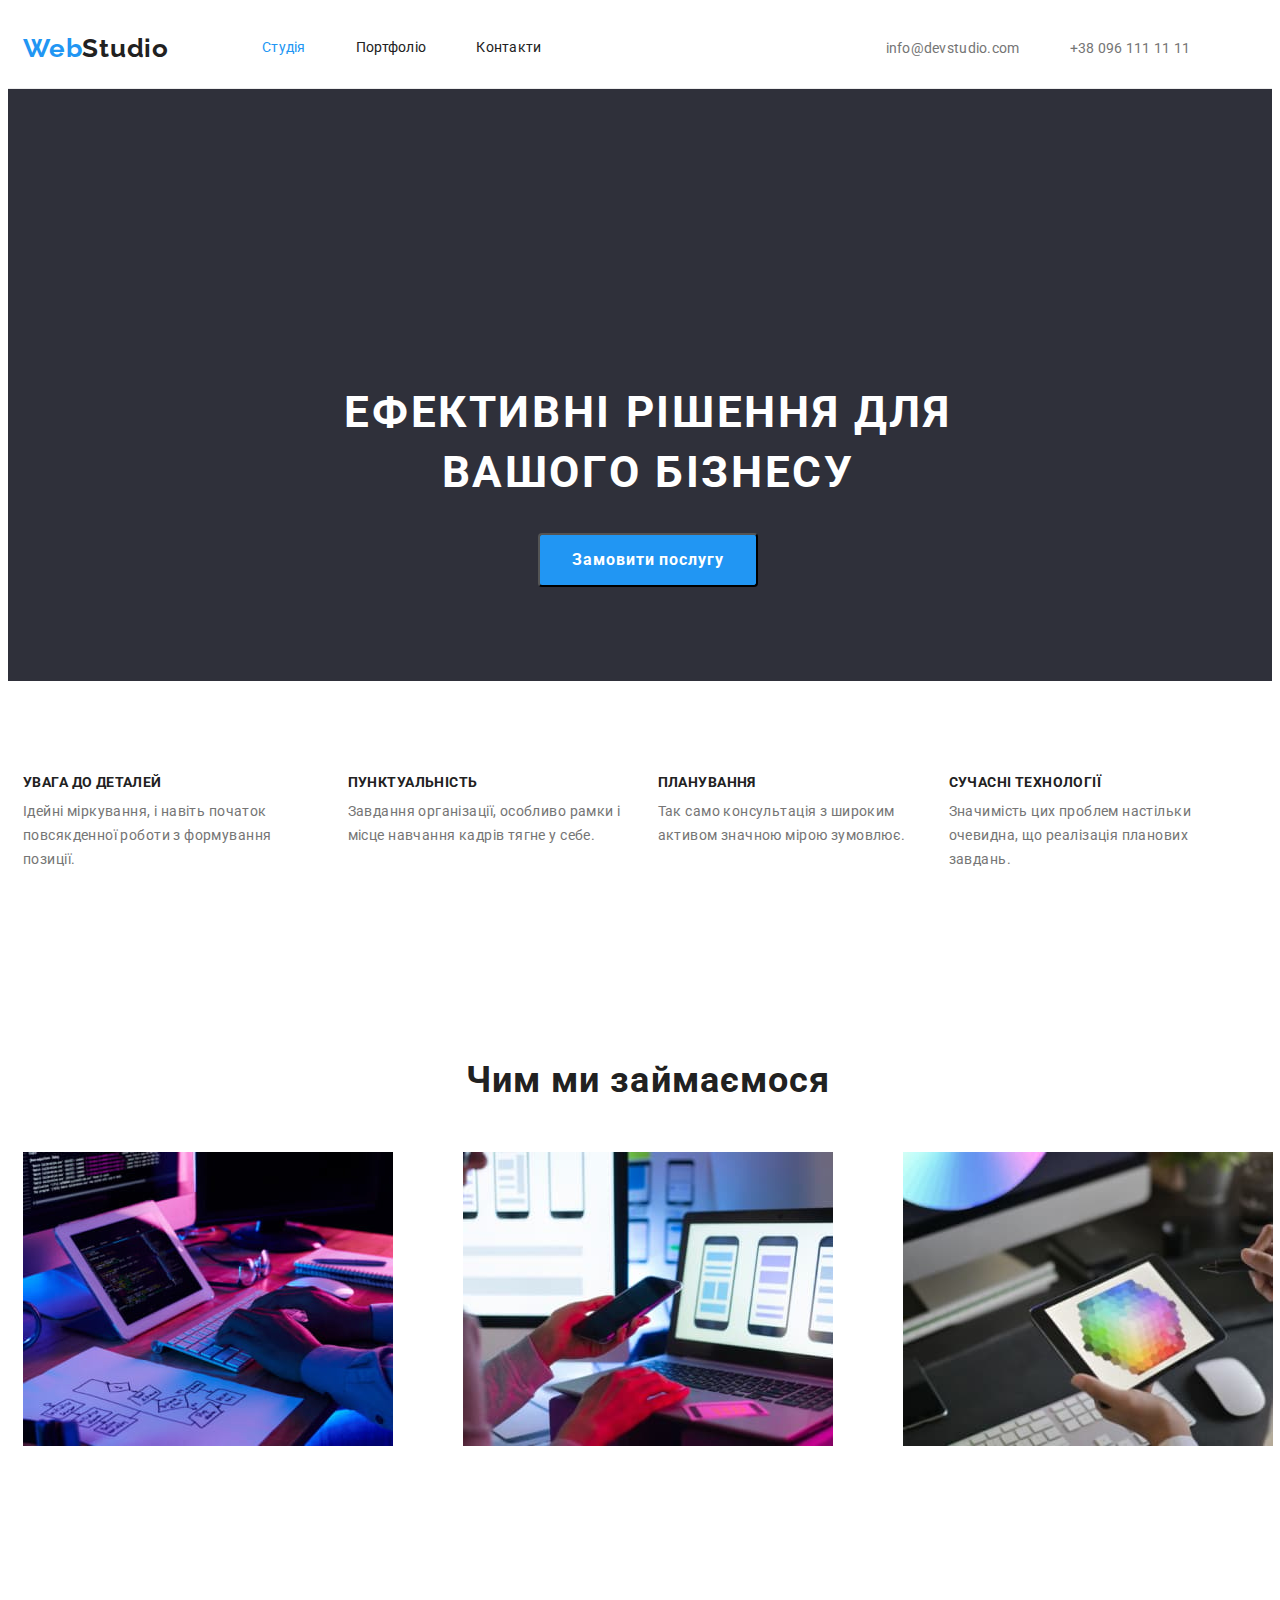
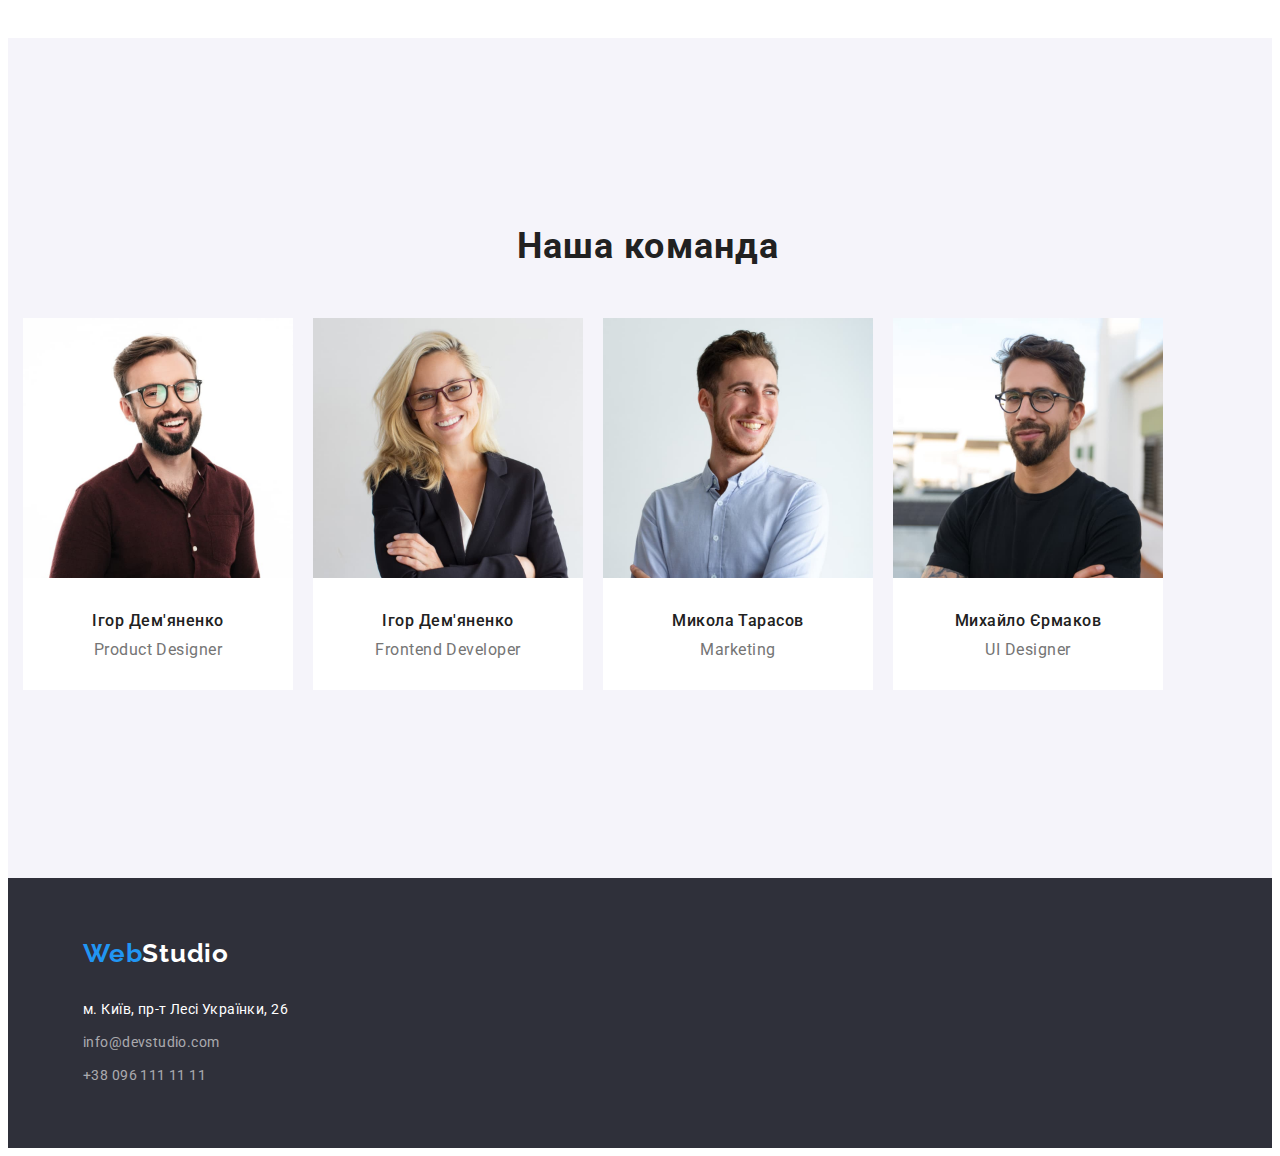
<file: index.html>
<!DOCTYPE html>
<html lang="uk">
  <head>
    <meta charset="UTF-8" />
    <meta http-equiv="X-UA-Compatible" content="IE=edge" />
    <meta name="viewport" content="width=device-width, initial-scale=1.0" />
    <title>WebStudio</title>
    <link
      rel="stylesheet"
      href="https://cdnjs.cloudflare.com/ajax/libs/modern-normalize/1.1.0/modern-normalize.min.css"
      integrity="sha512-wpPYUAdjBVSE4KJnH1VR1HeZfpl1ub8YT/NKx4PuQ5NmX2tKuGu6U/JRp5y+Y8XG2tV+wKQpNHVUX03MfMFn9Q=="
      crossorigin="anonymous"
      referrerpolicy="no-referrer"
    />
    <link rel="stylesheet" href="./css/styles.css" />
    <link rel="preconnect" href="https://fonts.googleapis.com" />
    <link rel="preconnect" href="https://fonts.gstatic.com" crossorigin />
    <link
      href="https://fonts.googleapis.com/css2?family=Raleway:wght@700&family=Roboto:wght@400;500;700;900&display=swap"
      rel="stylesheet"
    />
  </head>
  <body>
    <!----------------- HEADER ----------------------->
    <header class="page-header">
      <nav class="container">
        <a class="logo" href="#">Web<span class="color-tagb">Studio</span></a>
        <ul class="site-nav list">
          <li class="list-item">
            <a href="./index.html" class="item current">Студія</a>
          </li>
          <li class="list-item">
            <a href="./portfolio.html" class="item">Портфоліо</a>
          </li>
          <li class="list-item"><a href="#" class="item">Контакти</a></li>
        </ul>
        <ul class="auth-nav list">
          <li>
            <a class="head-mail" href="mailto:info@devstudio.com"
              >info@devstudio.com</a
            >
          </li>
          <li>
            <a class="head-phone" href="tel:+380961111111">+38 096 111 11 11</a>
          </li>
        </ul>
      </nav>
    </header>
    <main>
      <!---------------------- hero ------------------------->
      <section class="hero section">
        <div class="container">
          <h1 class="hero-title">Ефективні рішення для вашого бізнесу</h1>
          <button class="hero-btn" type="button">Замовити послугу</button>
        </div>
      </section>

      <!----------------------features  ------------------------>

      <section class="features section">
        <div class="container">
          <h2 class="hidden-title">особливості</h2>
          <ul class="features-list">
            <li class="features-item">
              <h3 class="features-title">УВАГА ДО ДЕТАЛЕЙ</h3>
              <p class="text">
                Ідейні міркування, і навіть початок повсякденної роботи з
                формування позиції.
              </p>
            </li>
            <li class="features-item">
              <h3 class="features-title">ПУНКТУАЛЬНІСТЬ</h3>
              <p class="text">
                Завдання організації, особливо рамки і місце навчання кадрів
                тягне у себе.
              </p>
            </li>
            <li class="features-item">
              <h3 class="features-title">ПЛАНУВАННЯ</h3>
              <p class="text">
                Так само консультація з широким активом значною мірою зумовлює.
              </p>
            </li>
            <li class="features-item">
              <h3 class="features-title">СУЧАСНІ ТЕХНОЛОГІЇ</h3>
              <p class="text">
                Значимість цих проблем настільки очевидна, що реалізація
                планових завдань.
              </p>
            </li>
          </ul>
        </div>
      </section>
      <!----------------------what we do  ------------------------>

      <section class="work section">
        <div class="container">
          <h2 class="work-title">Чим ми займаємося</h2>
          <ul>
            <li><img src="./images/box_1.jpg" alt="планшет" width="370" /></li>
            <li><img src="./images/box_2.jpg" alt="ноутбук" width="370" /></li>
            <li><img src="./images/box_3.jpg" alt="айпад" width="370" /></li>
          </ul>
        </div>
      </section>

      <!----------------------our team  ------------------------>

      <section class="team section">
        <div class="container">
          <h2 class="team-title">Наша команда</h2>
          <ul class="team-list">
            <li class="team-item">
              <img src="./images/img_1.jpg" alt="чоловік" width="270" />
              <h3 class="name">Ігор Дем'яненко</h3>
              <p class="profession">Product Designer</p>
            </li>
            <li class="team-item">
              <img src="./images/img_2.jpg" alt="жінка" width="270" />
              <h3 class="name">Ігор Дем'яненко</h3>
              <p class="profession">Frontend Developer</p>
            </li>
            <li class="team-item">
              <img src="./images/img_3.jpg" alt="чоловік" width="270" />
              <h3 class="name">Микола Тарасов</h3>
              <p class="profession">Marketing</p>
            </li>
            <li class="team-item">
              <img src="./images/img_4.jpg" alt="чоловік" width="270" />
              <h3 class="name">Михайло Єрмаков</h3>
              <p class="profession">UI Designer</p>
            </li>
          </ul>
        </div>
      </section>
    </main>
    <!---------------------footer ------------------------>

    <footer class="footer">
      <div class="container">
        <a href="./index.html" class="logo"
          >Web<span class="color-tagw">Studio</span></a
        >
        <address>
          <ul>
            <li class="footer-item">
              <a
                class="map"
                href="https://goo.gl/maps/86U5GBCqMfjBJhed8"
                target="_blank"
                rel="noopener noreferrer nofollow"
                >м. Київ, пр-т Лесі Українки, 26</a
              >
            </li>
            <li class="footer-item">
              <a class="foot-mail" href="mailto:info@devstudio.com"
                >info@devstudio.com</a
              >
            </li>
            <li class="footer-item">
              <a class="foot-phone" href="tel:+380961111111"
                >+38 096 111 11 11</a
              >
            </li>
          </ul>
        </address>
      </div>
    </footer>
  </body>
</html>
</file>
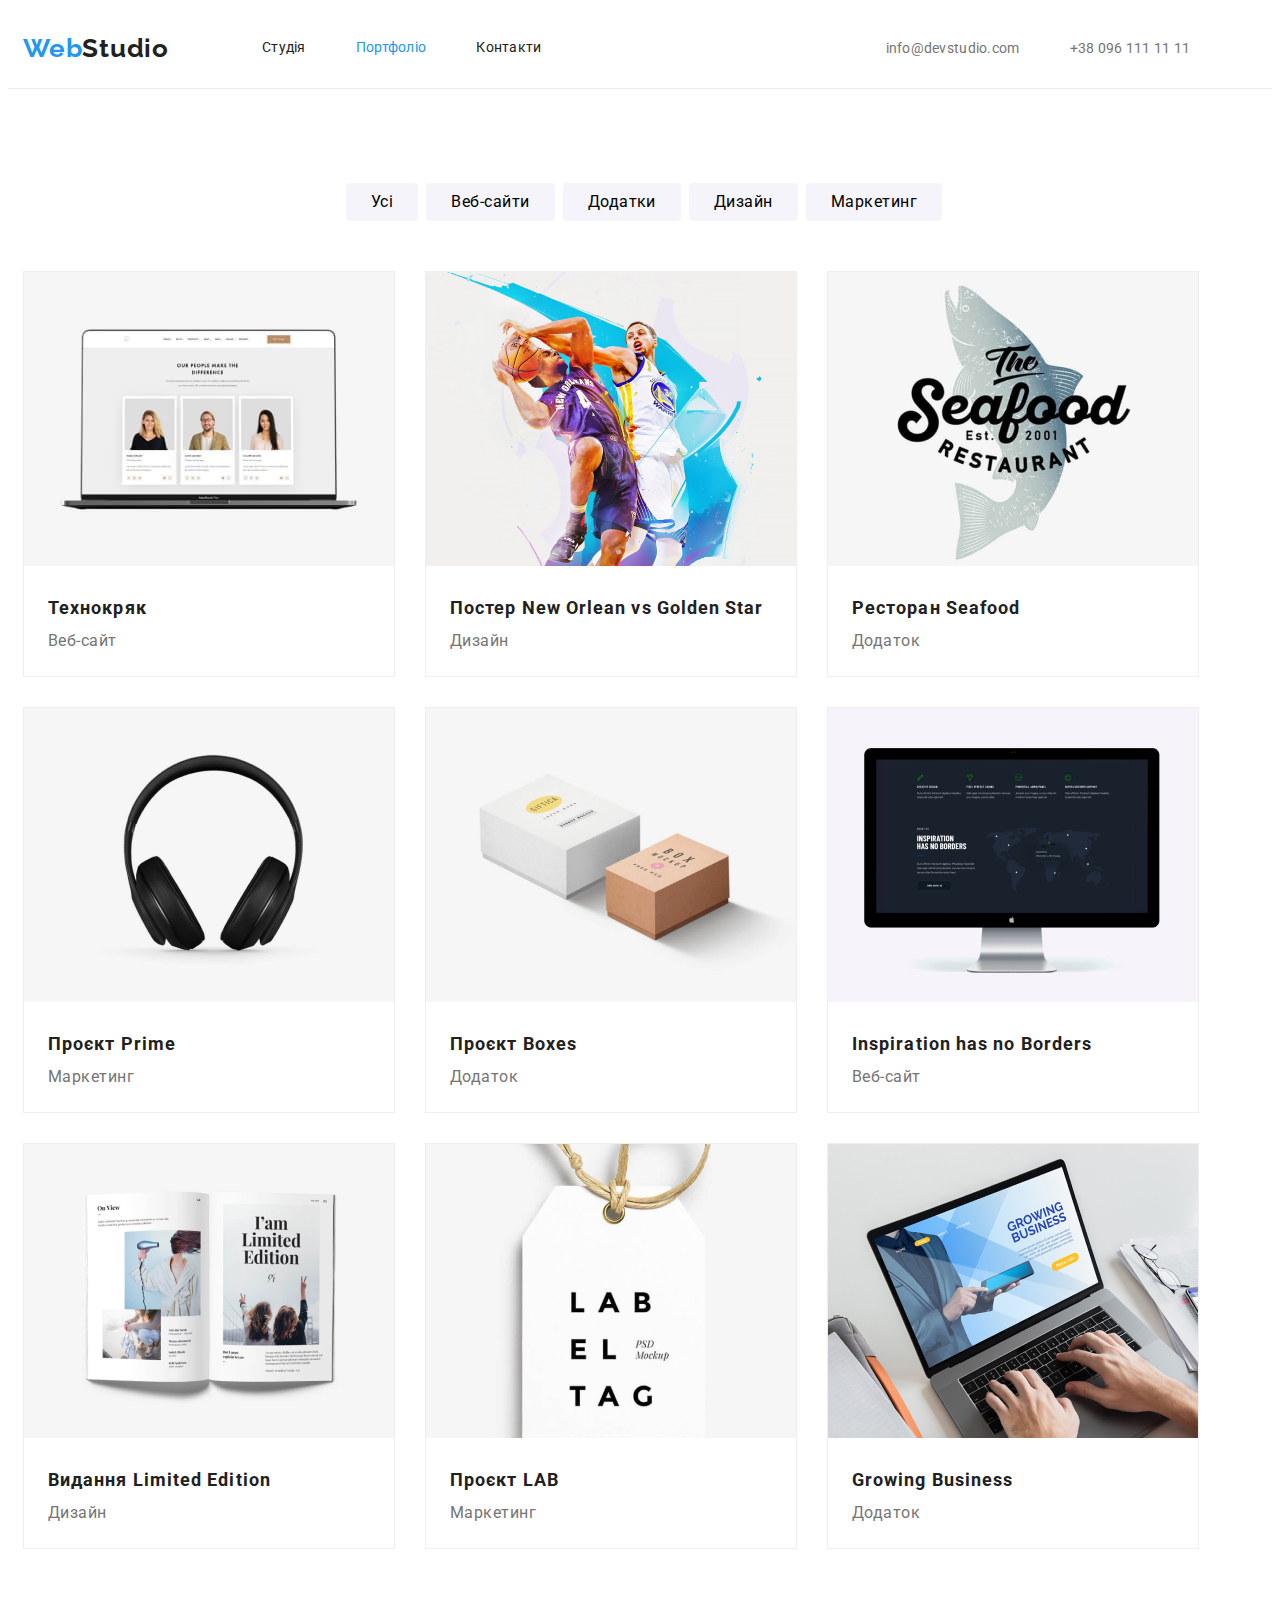
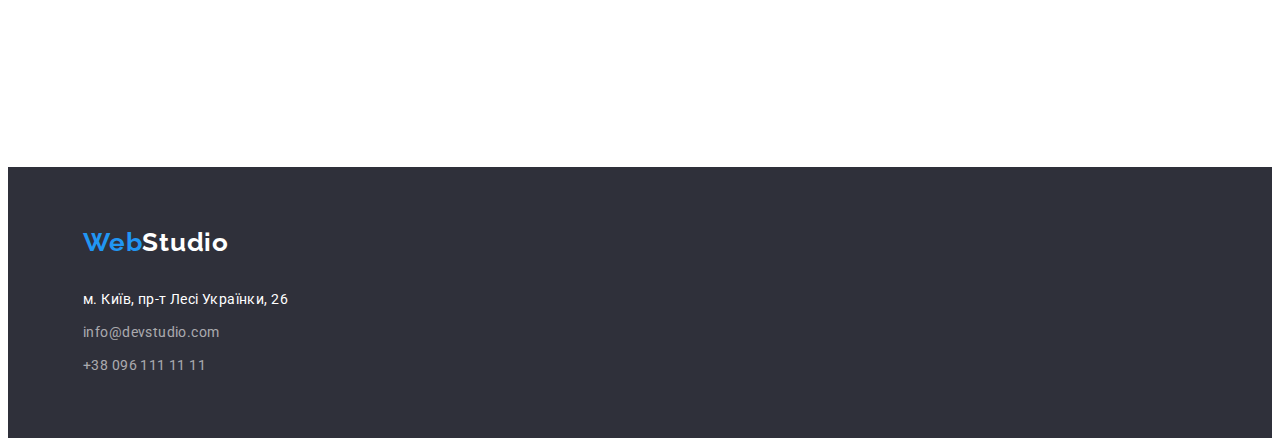
<file: portfolio.html>
<!DOCTYPE html>
<html lang="uk">
  <head>
    <meta charset="UTF-8" />
    <meta http-equiv="X-UA-Compatible" content="IE=edge" />
    <meta name="viewport" content="width=device-width, initial-scale=1.0" />
    <title>WebStudio</title>
    <link
      rel="stylesheet"
      href="https://cdnjs.cloudflare.com/ajax/libs/modern-normalize/1.1.0/modern-normalize.min.css"
      integrity="sha512-wpPYUAdjBVSE4KJnH1VR1HeZfpl1ub8YT/NKx4PuQ5NmX2tKuGu6U/JRp5y+Y8XG2tV+wKQpNHVUX03MfMFn9Q=="
      crossorigin="anonymous"
      referrerpolicy="no-referrer"
    />
    <link rel="stylesheet" href="./css/styles.css" />
    <link rel="preconnect" href="https://fonts.googleapis.com" />
    <link rel="preconnect" href="https://fonts.gstatic.com" crossorigin />
    <link
      href="https://fonts.googleapis.com/css2?family=Raleway:wght@700&family=Roboto:wght@400;500;700;900&display=swap"
      rel="stylesheet"
    />
  </head>
  <body>
    <!----------------- HEADER ----------------------->

    <header class="page-header">
      <nav class="container">
        <a class="logo" href="#">Web<span class="color-tagb">Studio</span></a>
        <ul class="site-nav list">
          <li class="list-item">
            <a href="./index.html" class="item">Студія</a>
          </li>
          <li class="list-item">
            <a href="./portfolio.html" class="item current">Портфоліо</a>
          </li>
          <li class="list-item"><a href="#" class="item">Контакти</a></li>
        </ul>
        <ul class="auth-nav list">
          <li>
            <a class="head-mail" href="mailto:info@devstudio.com"
              >info@devstudio.com</a
            >
          </li>
          <li>
            <a class="head-phone" href="tel:+380961111111">+38 096 111 11 11</a>
          </li>
        </ul>
      </nav>
    </header>
    <main>
      <!-----------our services  -->
      <section class="services section">
        <div class="container">
          <h1 class="hidden-title">наші послуги</h1>
          <ul class="list-btn">
            <li class="item-btn">
              <button type="button" class="serv-btn">Усі</button>
            </li>
            <li class="item-btn">
              <button type="button" class="serv-btn">Веб-сайти</button>
            </li>
            <li class="item-btn">
              <button type="button" class="serv-btn">Додатки</button>
            </li>
            <li class="item-btn">
              <button type="button" class="serv-btn">Дизайн</button>
            </li>
            <li class="item-btn">
              <button type="button" class="serv-btn">Маркетинг</button>
            </li>
          </ul>
        </div>
      <!-----------------pages ---------------->
        <div class="container">
          <ul class="gallery">
            <li class="example">
              <img
                src="./images/img-2-1.jpg"
                alt="єкран ноутбуку"
                width="370"
                height="294"
              />
              <h2 class="page-title">Технокряк</h2>
              <p class="options">Веб-сайт</p>
            </li>
            <li class="example">
              <img
                src="./images/img-2-2.jpg"
                alt="постер боскетболістів"
                width="370"
                height="294"
              />
              <h2 class="page-title">Постер New Orlean vs Golden Star</h2>
              <p class="options">Дизайн</p>
            </li>
            <li class="example">
              <img
                src="./images/img-2-3.jpg"
                alt="лого ресторану"
                width="370"
                height="294"
              />
              <h2 class="page-title">Ресторан Seafood</h2>
              <p class="options">Додаток</p>
            </li>
            <li class="example">
              <img
                src="./images/img-2-4.jpg"
                alt="навушники"
                width="370"
                height="294"
              />
              <h2 class="page-title">Проєкт Prime</h2>
              <p class="options">Маркетинг</p>
            </li>
            <li class="example">
              <img
                src="./images/img-2-5.jpg"
                alt="пара коробок"
                width="370"
                height="294"
              />
              <h2 class="page-title">Проєкт Boxes</h2>
              <p class="options">Додаток</p>
            </li>
            <li class="example">
              <img
                src="./images/img-2-6.jpg"
                alt="монітор"
                width="370"
                height="294"
              />
              <h2 class="page-title">Inspiration has no Borders</h2>
              <p class="options">Веб-сайт</p>
            </li>
            <li class="example">
              <img
                src="./images/img-2-7.jpg"
                alt="розгорнута книга"
                width="370"
                height="294"
              />
              <h2 class="page-title">Видання Limited Edition</h2>
              <p class="options">Дизайн</p>
            </li>
            <li class="example">
              <img
                src="./images/img-2-8.jpg"
                alt="лейбл "
                width="370"
                height="294"
              />
              <h2 class="page-title">Проєкт LAB</h2>
              <p class="options">Маркетинг</p>
            </li>
            <li class="example">
              <img
                src="./images/img-2-9.jpg"
                alt="ноутбук"
                width="370"
                height="294"
              />
              <h2 class="page-title">Growing Business</h2>
              <p class="options">Додаток</p>
            </li>
          </ul>
        </div>
      </section>
    </main>
    <!---------------------footer ------------------------>

    <footer class="footer">
      <div class="container">
        <a href="./index.html" class="logo"
          >Web<span class="color-tagw">Studio</span></a
        >
        <address>
          <ul>
            <li class="footer-item">
              <a
                class="map"
                href="https://goo.gl/maps/86U5GBCqMfjBJhed8"
                target="_blank"
                rel="noopener noreferrer nofollow"
                >м. Київ, пр-т Лесі Українки, 26</a
              >
            </li>
            <li class="footer-item">
              <a class="foot-mail" href="mailto:info@devstudio.com"
                >info@devstudio.com</a
              >
            </li>
            <li class="footer-item">
              <a class="foot-phone" href="tel:+380961111111"
                >+38 096 111 11 11</a
              >
            </li>
          </ul>
        </address>
      </div>
    </footer>
  </body>
</html>
</file>
<file: css/styles.css>
:root {
  --primary-color: #212121;
  --secondary-text-color: #757575;
  --main-hover-color: #2196f3;
  --accent-color: #ffffff;
}
p,
h1,
h2,
h3,
h4,
h5,
h6 {
  margin: 0;
}
ul {
  margin: 0;
  padding: 0;
  font-style: normal;
}
button {
  cursor: pointer;
}
body {
  font-family: "Raleway", "Roboto";
  font-style: normal;
}

a {
  color: var(--primary-color);
  text-decoration: none;
}
li {
  list-style: none;
}
/*--------------------- header-------------- */
.page-header {
  border-bottom: 1px solid #ececec;
}
.container {
  width: 1250px;
  margin: 0 auto;
  padding-left: 15px;
  padding-right: 15px;
  /* outline: 2px solid tomato; */
}
.section {
  padding-top: 94px;
  padding-bottom: 94px;
}
nav {
  display: flex;
  align-items: center;
}
.logo {
  display: block;
  margin: 0;
  font-family: "Raleway", sans-serif;
  font-weight: 700;
  font-size: 26px;
  line-height: 1.19;
  letter-spacing: 0.03em;
  margin-right: 93px;
  color: var(--main-hover-color);
}
.list {
  display: flex;
}
.color-tagb {
  color: var(--primary-color);
}
.list-item {
  font-family: "Roboto", sans-serif;
  font-size: 14px;
  line-height: 1.14;
  letter-spacing: 0.02em;
  margin-right: 50px;
  padding: 32px 0;
  color: var(--primary-color);
}
.list-item:last-child {
  margin-right: 0;
}
.list a:hover,
.list a:focus {
  color: var(--main-hover-color);
}
.item.current {
  color: var(--main-hover-color);
}
.auth-nav {
  margin-left: 344px;
}
.head-mail {
  margin-right: 50px;
}
.head-mail,
.head-phone {
  font-family: "Roboto", sans-serif;
  font-size: 14px;
  line-height: 16px;
  letter-spacing: 0.02em;
  color: var(--secondary-text-color);
}
.head-mail:hover,
.head-mail:focus {
  color: var(--main-hover-color);
}
.head-phone:hover,
.head-phone:focus {
  color: var(--main-hover-color);
}

/*--------------------- hero-------------- */

.hero {
  background-color: #2f303a;
  color: var(--accent-color);
  text-align: center;
}
.hero-title {
  width: 696px;
  font-family: "Roboto", sans-serif;
  font-size: 44px;
  line-height: 1.36;
  letter-spacing: 0.06em;
  text-transform: uppercase;
  padding-top: 200px;
  margin: 0 auto;
  color: var(--accent-color);
}
.hero-btn {
  font-family: "Roboto", sans-serif;
  font-weight: 700;
  font-size: 16px;
  line-height: 1.87;
  letter-spacing: 0.06em;
  border-radius: 4px;
  padding: 10px 32px;
  margin-top: 30px;
  background-color: var(--main-hover-color);
  color: var(--accent-color);
  cursor: pointer;
}
.hero-btn:hover,
.hero-btn:focus {
  background-color: var(--main-hover-color);
}
/*--------------------- features-------------- */
.hidden-title {
  position: absolute;
  width: 1px;
  height: 1px;
  margin: -1px;
  border: 0;
  padding: 0;
  white-space: nowrap;
  overflow: hidden;
}

.features-list {
  display: flex;
}
.features-item {
  margin-right: 30px;
}
.features-title {
  font-family: "Roboto", sans-serif;
  font-size: 14px;
  line-height: 1.14;
  letter-spacing: 0.03em;
  text-transform: uppercase;
  margin-bottom: 10px;
  color: var(--primary-color);
}
.text {
  font-family: "Roboto", sans-serif;
  font-size: 14px;
  line-height: 1.71;
  letter-spacing: 0.03em;
  color: var(--secondary-text-color);
}
/*--------------------- what we do-------------- */
.work {
  text-align: center;
}
.work ul {
  display: flex;
  justify-content: space-between;
  padding-bottom: 94px;
}
.work-title {
  font-family: "Roboto", sans-serif;
  font-size: 36px;
  line-height: 1.16;
  letter-spacing: 0.03em;
  margin-bottom: 50px;
  color: var(--primary-color);
}

/*--------------------- our team-------------- */
.team {
  background: #f5f4fa;
  text-align: center;
}
.team ul {
  display: flex;
  padding-bottom: 94px;
}
.team-item {
  background: #fff;
}
.team-item:not(:last-child) {
  margin-right: 20px;
}
.team-title {
  font-family: "Roboto", sans-serif;
  font-size: 36px;
  line-height: 1.16;
  letter-spacing: 0.03em;
  padding-top: 94px;
  padding-bottom: 50px;
  color: var(--primary-color);
}
.name {
  font-family: "Roboto", sans-serif;
  font-weight: 500;
  font-size: 16px;
  line-height: 1.18;
  letter-spacing: 0.03em;
  padding-top: 30px;
  color: var(--primary-color);
}
.profession {
  font-family: "Roboto", sans-serif;
  font-size: 16px;
  line-height: 1.18;
  letter-spacing: 0.03em;
  padding-top: 10px;
  padding-bottom: 30px;
  color: var(--secondary-text-color);
}
/*--------------------- footer-------------- */
.footer {
  background-color: #2f303a;
  padding: 60px;
}

.color-tagw {
  color: var(--accent-color);
}

.map {
  font-family: "Roboto", sans-serif;
  font-size: 14px;
  line-height: 1.71;
  letter-spacing: 0.03em;
  color: var(--accent-color);
}
.foot-mail,
.foot-phone {
  font-family: "Roboto", sans-serif;
  font-size: 14px;
  line-height: 1.71;
  letter-spacing: 0.03em;
  margin-top: 9px;
  color: rgba(255, 255, 255, 0.6);
}

.footer-item:not(:last-child) {
  margin-bottom: 9px;
}

.footer-item:first-child {
  margin-top: 30px;
}
/* -----------------------------PORTFOLIO---------------------- */

/* -----------------------------services---------------------- */
.list-btn {
  display: flex;
  justify-content: center;
  margin-bottom: 50px;
}

.item-btn {
  margin-right: 8px;
}

.serv-btn {
  font-family: "Roboto", sans-serif;
  font-size: 16px;
  line-height: 1.62;
  letter-spacing: 0.03em;
  padding: 6px 25px;
  background-color: #f5f4fa;
  border: 0;
  border-radius: 4px;
  cursor: pointer;
  color: var(--primary-colo);
}
.serv-btn:hover,
.serv-btn:focus {
  background-color: var(--main-hover-color);
  color: var(--accent-color);
}

/* ---------------------pages------------------ */
.gallery {
  display: flex;
  flex-wrap: wrap;
  padding-bottom: 94px;
}
.example {
  margin-right: 30px;
  margin-bottom: 30px;
  border: 1px solid #eeeeee;
}
.example:nth-child(3n) {
  margin-right: 0px;
}
.page-title {
  font-family: "Roboto", sans-serif;
  font-size: 18px;
  line-height: 2;
  letter-spacing: 0.06em;
  margin-top: 20px;
  padding-left: 24px;
  color: var(--primary-color);
}
.options {
  font-family: "Roboto", sans-serif;
  font-size: 16px;
  line-height: 1.88;
  letter-spacing: 0.03em;
  padding-left: 24px;
  padding-bottom: 20px;
  color: var(--secondary-text-color);
}
</file>
